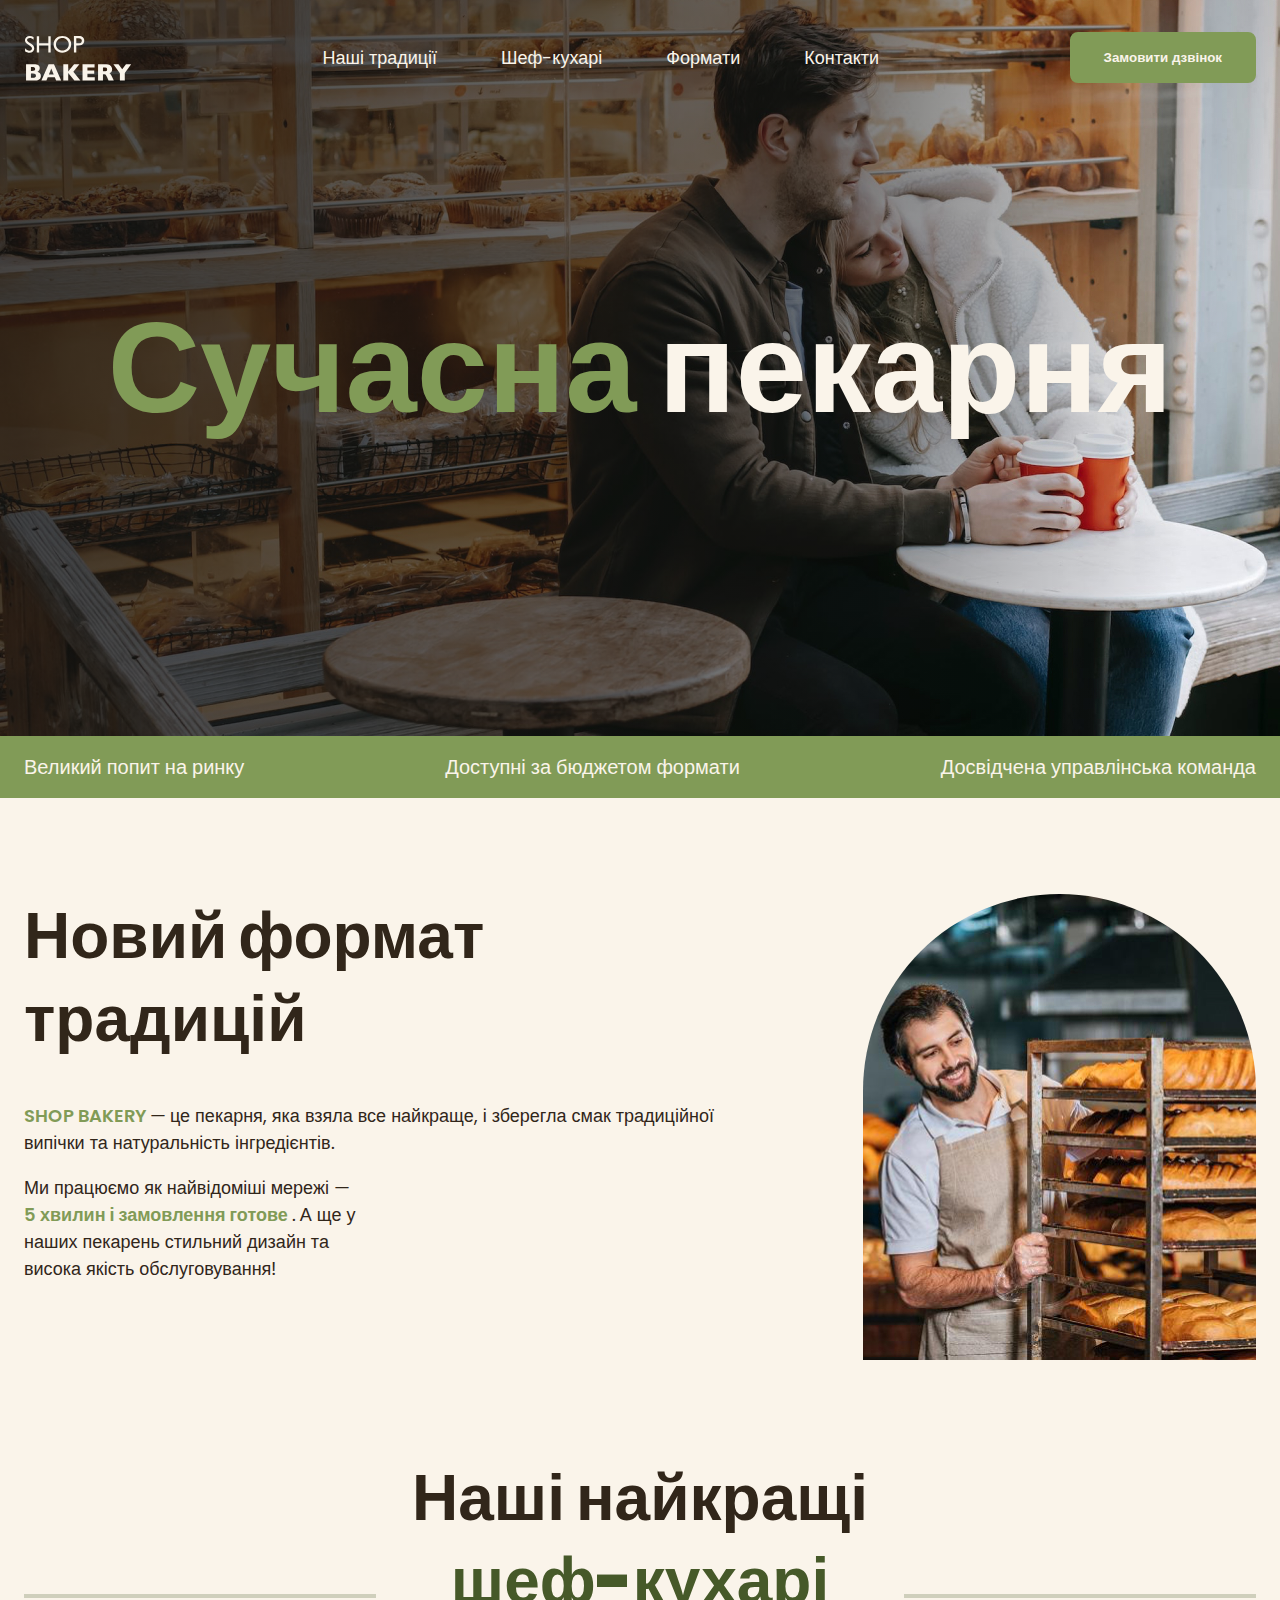
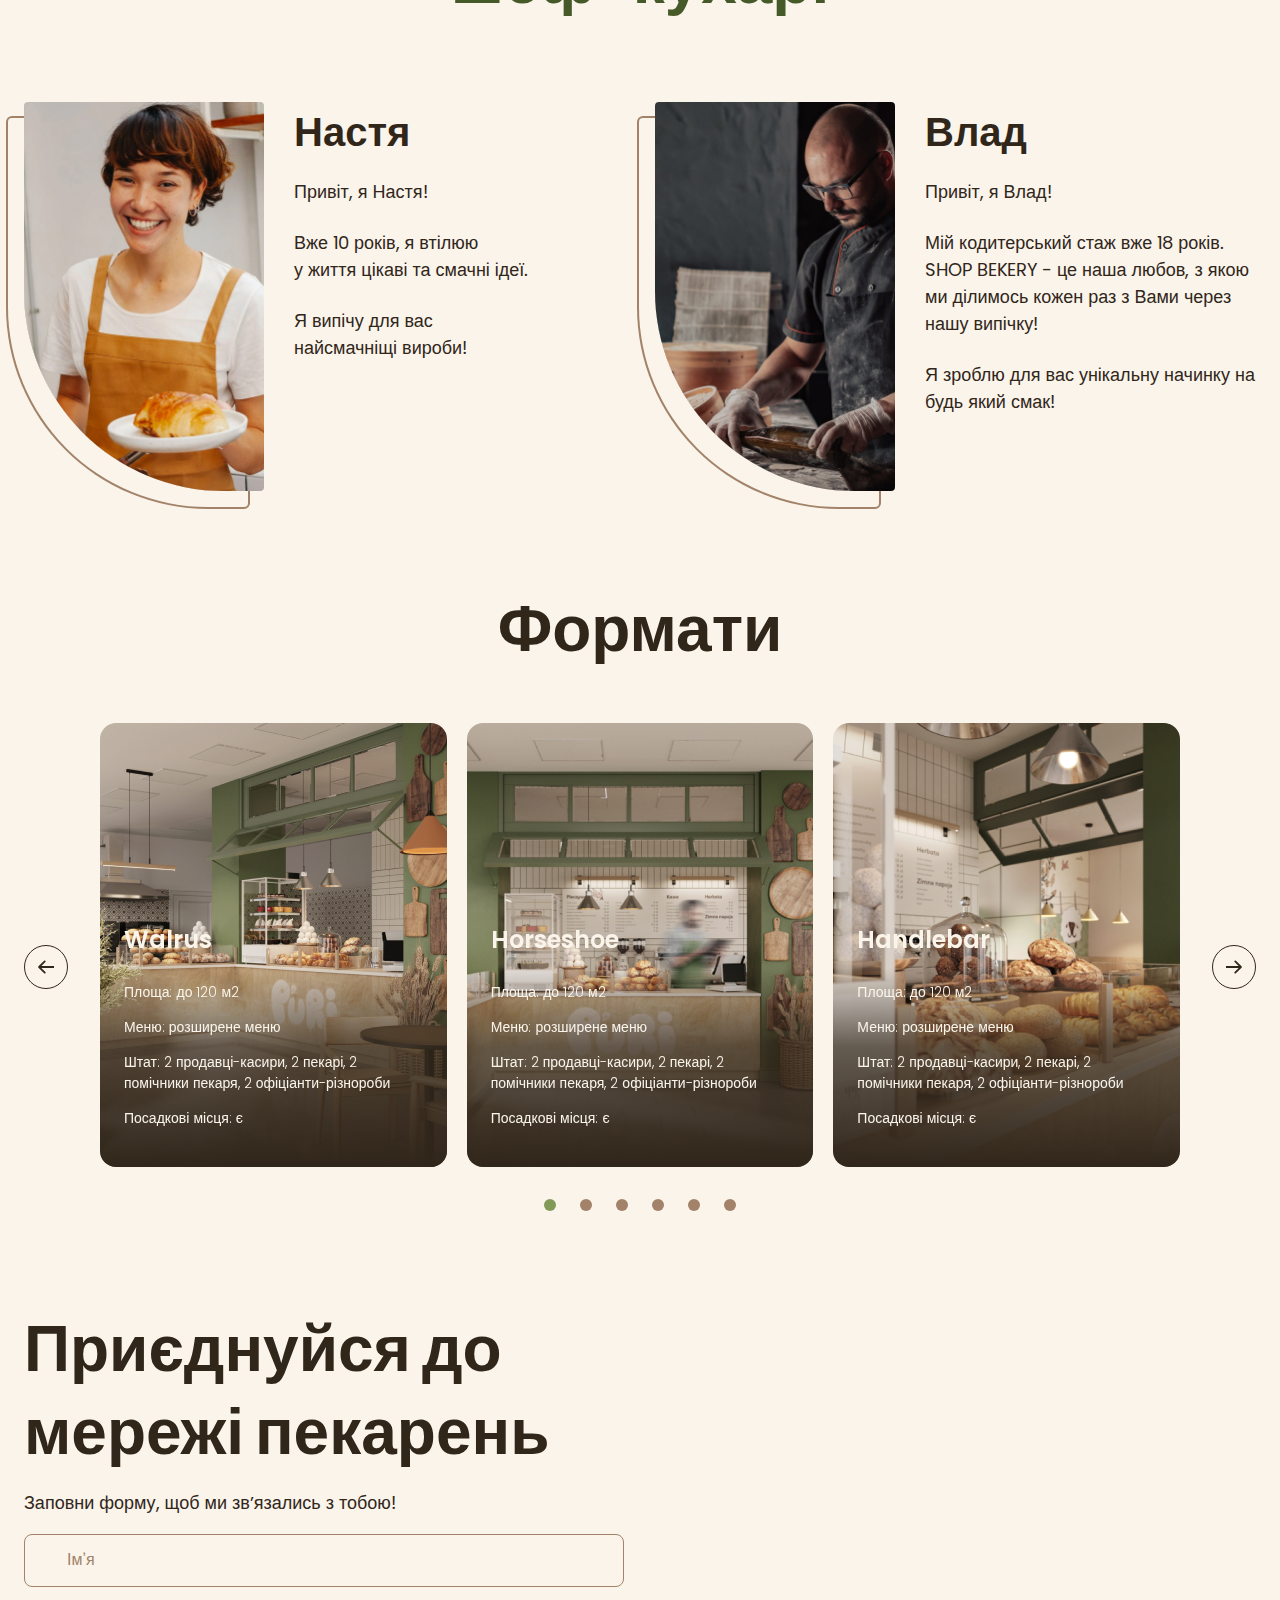
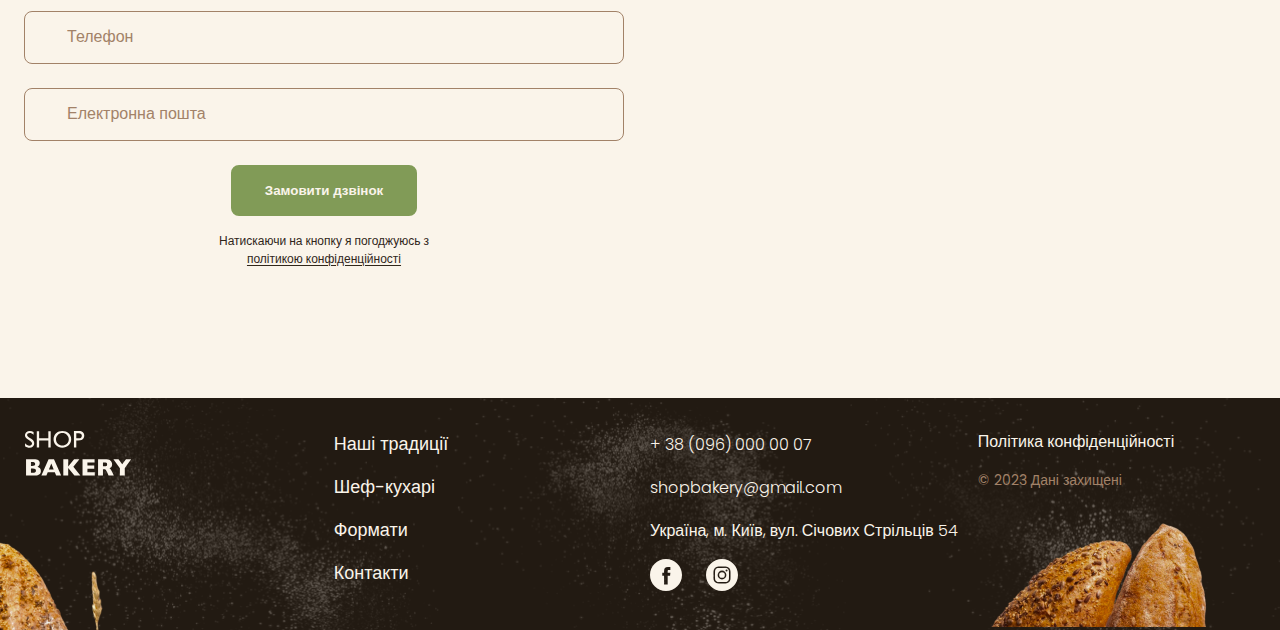
<file: index.html>
<!DOCTYPE html>
<html lang="uk">
  <head>
    <meta charset="UTF-8" />
    <meta http-equiv="X-UA-Compatible" content="IE=edge" />
    <meta name="viewport" content="width=device-width, initial-scale=1.0" />
    <title>Сучасна пекарня</title>
    <!-- Styles -->
    <link rel="stylesheet" href="./css/main.min.css" />
    <link
      rel="stylesheet"
      href="https://cdn.jsdelivr.net/npm/swiper@9/swiper-bundle.min.css"
    />
  </head>
  <body>
    <header class="header">
      <div class="container">
        <div class="header__container">
          <nav class="header__nav">
            <a href="/">
              <img src="./images/logo.svg" alt="Логотип сучасної пекарні" />
            </a>
            <ul class="header__menu">
              <li>
                <a class="link" href="#traditions-section">Наші традиції</a>
              </li>
              <li><a class="link" href="#chefs-section">Шеф-кухарі</a></li>
              <li><a class="link" href="#formats-section">Формати</a></li>
              <li><a class="link" href="#contact-section">Контакти</a></li>
            </ul>
          </nav>
          <button class="header__button button modal-btn-open" type="button">
            Замовити дзвінок
          </button>
          <button class="header__burger menu-btn-open" type="button">
            <svg width="24" height="24">
              <use href="./images/icons.svg#icon-menu"></use>
            </svg>
          </button>
          <div class="mobile-menu">
            <button class="mobile-menu__btn-close menu-btn-close" type="button">
              <svg width="24" height="24">
                <use href="./images/icons.svg#icon-close"></use>
              </svg>
            </button>
            <a class="mobile-menu__logo" href="/">
              <img
                src="./images/logo-dark.svg"
                alt="Логотип сучасної пекарні"
              />
            </a>
            <ul class="mobile-menu__list">
              <li>
                <a class="mobile-menu__link" href="#traditions-section">
                  Наші традиції
                </a>
              </li>
              <li>
                <a class="mobile-menu__link" href="#chefs-section">
                  Шеф-кухарі
                </a>
              </li>
              <li>
                <a class="mobile-menu__link" href="#formats-section">Формати</a>
              </li> 
              <li>
                <a class="mobile-menu__link" href="#contact-section">
                  Контакти
                </a>
              </li>
            </ul>
          </div>
        </div>
      </div>
    </header>
    <main>
      <section class="hero-section">
        <div class="container">
          <h1 class="hero-section__title">
            <span class="text-brand">Сучасна</span> пекарня
          </h1>
          <button
            class="hero-section__button button modal-btn-open"
            type="button"
          >
            Замовити дзвінок
          </button>
        </div>
      </section>
      <section class="advantages-section">
        <div class="container">
          <h2 class="visually-hidden">Наші переваги</h2>
          <ul class="advantages-section__list">
            <li class="advantages-section__item">Великий попит на ринку</li>
            <li class="advantages-section__item">
              Доступні за бюджетом формати
            </li>
            <li class="advantages-section__item">
              Досвідчена управлінська команда
            </li>
          </ul>
        </div>
      </section>
      <section class="traditions-section section" id="traditions-section">
        <div class="container">
          <div class="traditions-section__container">
            <div class="traditions-section__content">
              <h2 class="traditions-section__title section__title">
                Новий формат традицій
              </h2>
              <p>
                <span class="text-brand text-bold text-uppercase">
                  shop bakery
                </span>
                — це пекарня, яка взяла все найкраще, і зберегла смак
                традиційної випічки та натуральність інгредієнтів.
              </p>
              <p
                class="traditions-section__text traditions-section__text--limited"
              >
                Ми працюємо як найвідоміші мережі —
                <span class="text-brand text-bold">
                  5 хвилин і замовлення готове
                </span>
                . А ще у наших пекарень стильний дизайн та висока якість
                обслуговування!
              </p>
            </div>
            <img
              class="traditions-section__image"
              srcset="./images/baker-man.jpg 1x, ./images/baker-man@2x.jpg 2x"
              src="./images/baker-man.jpg"
              alt="Чоловік пекар дивиться на батони із посмішкою"
            />
          </div>
        </div>
      </section>
      <section class="chefs-section section" id="chefs-section">
        <div class="container">
          <h2
            class="chefs-section__title section__title section__title--centered"
          >
            Наші найкращі <br />
            <span class="text-brand-dark">шеф-кухарі</span>
          </h2>
          <ul class="chefs-section__list">
            <li class="chefs-section__item">
              <article class="chef-card">
                <img
                  class="chef-card__photo"
                  src="./images/nastya-chef.jpg"
                  alt="Nastya chef"
                />
                <div>
                  <h3 class="chef-card__title">Настя</h3>
                  <p class="chef-card__text">Привіт, я Настя!</p>
                  <p class="chef-card__text">
                    Вже 10 років, я втілюю <br />
                    у життя цікаві та смачні ідеї.
                  </p>
                  <p class="chef-card__text">
                    Я випічу для вас <br />
                    найсмачніщі вироби!
                  </p>
                </div>
              </article>
            </li>
            <li class="chefs-section__item">
              <article class="chef-card">
                <img
                  class="chef-card__photo"
                  src="./images/vlad-chef.jpg"
                  alt="Vlad chef"
                />
                <div>
                  <h3 class="chef-card__title">Влад</h3>
                  <p class="chef-card__text">Привіт, я Влад!</p>
                  <p class="chef-card__text">
                    Мій кодитерський стаж вже 18 років. SHOP BEKERY - це наша
                    любов, з якою ми ділимось кожен раз з Вами через нашу
                    випічку!
                  </p>
                  <p class="chef-card__text">
                    Я зроблю для вас унікальну начинку на будь який смак!
                  </p>
                </div>
              </article>
            </li>
          </ul>
        </div>
      </section>
      <section class="formats-section section" id="formats-section">
        <div class="container">
          <h2
            class="formats-section__title section__title section__title--centered"
          >
            Формати
          </h2>
          <div class="formats-section__slider">
            <button
              class="formats-section__button carousel-button prev"
              type="button"
            >
              <svg width="16" height="16">
                <use href="./images/icons.svg#icon-arrow"></use>
              </svg>
            </button>
            <div class="formats-section__container swiper-container">
              <ul class="formats-section__list swiper-wrapper">
                <li class="swiper-slide">
                  <article class="format-card">
                    <img
                      class="format-card__image"
                      src="./images/walrus-format.jpg"
                      alt="Walrus format"
                    />
                    <h3 class="format-card__title" lang="en">Walrus</h3>
                    <div class="format-card__text">
                      <p>Площа: до 120 м2</p>
                      <p>Меню: розширене меню</p>
                      <p>
                        Штат: 2 продавці-касири, 2 пекарі, 2 помічники пекаря, 2
                        офіціанти-різнороби
                      </p>
                      <p>Посадкові місця: є</p>
                    </div>
                  </article>
                </li>
                <li class="swiper-slide">
                  <article class="format-card">
                    <img
                      class="format-card__image"
                      src="./images/horseshoe-format.jpg"
                      alt="Horseshoe format"
                    />
                    <h3 class="format-card__title" lang="en">Horseshoe</h3>
                    <div class="format-card__text">
                      <p>Площа: до 120 м2</p>
                      <p>Меню: розширене меню</p>
                      <p>
                        Штат: 2 продавці-касири, 2 пекарі, 2 помічники пекаря, 2
                        офіціанти-різнороби
                      </p>
                      <p>Посадкові місця: є</p>
                    </div>
                  </article>
                </li>
                <li class="swiper-slide">
                  <article class="format-card">
                    <img
                      class="format-card__image"
                      src="./images/handlebar-format.jpg"
                      alt="Handlebar format"
                    />
                    <h3 class="format-card__title" lang="en">Handlebar</h3>
                    <div class="format-card__text">
                      <p>Площа: до 120 м2</p>
                      <p>Меню: розширене меню</p>
                      <p>
                        Штат: 2 продавці-касири, 2 пекарі, 2 помічники пекаря, 2
                        офіціанти-різнороби
                      </p>
                      <p>Посадкові місця: є</p>
                    </div>
                  </article>
                </li>
                <li class="swiper-slide">
                  <article class="format-card">
                    <img
                      class="format-card__image"
                      src="./images/walrus-format.jpg"
                      alt="Walrus format"
                    />
                    <h3 class="format-card__title" lang="en">Walrus</h3>
                    <div class="format-card__text">
                      <p>Площа: до 120 м2</p>
                      <p>Меню: розширене меню</p>
                      <p>
                        Штат: 2 продавці-касири, 2 пекарі, 2 помічники пекаря, 2
                        офіціанти-різнороби
                      </p>
                      <p>Посадкові місця: є</p>
                    </div>
                  </article>
                </li>
                <li class="swiper-slide">
                  <article class="format-card">
                    <img
                      class="format-card__image"
                      src="./images/horseshoe-format.jpg"
                      alt="Horseshoe format"
                    />
                    <h3 class="format-card__title" lang="en">Horseshoe</h3>
                    <div class="format-card__text">
                      <p>Площа: до 120 м2</p>
                      <p>Меню: розширене меню</p>
                      <p>
                        Штат: 2 продавці-касири, 2 пекарі, 2 помічники пекаря, 2
                        офіціанти-різнороби
                      </p>
                      <p>Посадкові місця: є</p>
                    </div>
                  </article>
                </li>
                <li class="swiper-slide">
                  <article class="format-card">
                    <img
                      class="format-card__image"
                      src="./images/handlebar-format.jpg"
                      alt="Handlebar format"
                    />
                    <h3 class="format-card__title" lang="en">Handlebar</h3>
                    <div class="format-card__text">
                      <p>Площа: до 120 м2</p>
                      <p>Меню: розширене меню</p>
                      <p>
                        Штат: 2 продавці-касири, 2 пекарі, 2 помічники пекаря, 2
                        офіціанти-різнороби
                      </p>
                      <p>Посадкові місця: є</p>
                    </div>
                  </article>
                </li>
              </ul>
              <div class="pagination">
                <span class="pagination__button"></span>
                <span class="pagination__button"></span>
                <span class="pagination__button"></span>
                <span class="pagination__button"></span>
              </div>
            </div>
            <button
              class="formats-section__button carousel-button next"
              type="button"
            >
              <svg width="16" height="16">
                <use href="./images/icons.svg#icon-arrow"></use>
              </svg>
            </button>
          </div>
        </div>
      </section>
      <section class="contact-section section" id="contact-section">
        <div class="container">
          <div class="contact-section__container">
            <div class="contact-section__form">
              <h2 class="contact-section__title section__title">
                Приєднуйся до мережі пекарень
              </h2>
              <p>Заповни форму, щоб ми звʼязались з тобою!</p>
              <form name="contact-form" autocomplete="off">
                <div class="contact-section__form-field input">
                  <label class="input__label visually-hidden" for="user-name">
                    Імʼя
                  </label>
                  <input
                    class="input__control"
                    type="text"
                    name="user-name"
                    id="user-name"
                    placeholder="Імʼя"
                    required
                  />
                </div>

                <div class="contact-section__form-field input">
                  <label class="input__label visually-hidden" for="user-tel">
                    Телефон
                  </label>
                  <input
                    class="input__control"
                    type="tel"
                    name="user-tel"
                    id="user-tel"
                    placeholder="Телефон"
                    pattern="^\+[0-9]{12}"
                    required
                  />
                </div>

                <div class="contact-section__form-field input">
                  <label class="input__label visually-hidden" for="user-email">
                    Електронна пошта
                  </label>
                  <input
                    class="input__control"
                    type="email"
                    name="user-email"
                    id="user-email"
                    placeholder="Електронна пошта"
                    required
                  />
                </div>

                <button class="contact-section__button button" type="submit">
                  Замовити дзвінок
                </button>
                <p class="form-terms">
                  Натискаючи на кнопку я погоджуюсь з
                  <a class="form-terms__link" href="#">
                    політикою конфіденційності
                  </a>
                </p>
              </form>
            </div>
            <iframe
              class="contact-section__map"
              src="https://www.google.com/maps/embed?pb=!1m18!1m12!1m3!1d2540.1638708344112!2d30.48904481563916!3d50.456673094797736!2m3!1f0!2f0!3f0!3m2!1i1024!2i768!4f13.1!3m3!1m2!1s0x40d4ce637bfe1717%3A0x5370c2254ad1b952!2z0YPQuy4g0KHQtdGH0LXQstGL0YUg0KHRgtGA0LXQu9GM0YbQvtCyLCA1NCwg0JrQuNC10LIsIDAyMDAw!5e0!3m2!1sru!2sua!4v1676051015463!5m2!1sru!2sua"
              allowfullscreen=""
              loading="lazy"
              referrerpolicy="no-referrer-when-downgrade"
            ></iframe>
          </div>
        </div>
      </section>
    </main>
    <footer class="footer">
      <div class="container">
        <div class="footer__container">
          <nav class="footer__nav">
            <div class="footer__logo">
              <a href="#">
                <img src="./images/logo.svg" alt="Логотип сучасної пекарні" />
              </a>
            </div>
            <ul class="footer__menu">
              <li><a class="link" href="#">Наші традиції</a></li>
              <li><a class="link" href="#">Шеф-кухарі</a></li>
              <li><a class="link" href="#">Формати</a></li>
              <li><a class="link" href="#">Контакти</a></li>
            </ul>
          </nav>
          <address class="footer__address">
            <div class="footer__contacts">
              <ul class="footer__address-list">
                <li>
                  <a class="footer__address-link" href="tel:+380960000007">
                    + 38 (096) 000 00 07
                  </a>
                </li>
                <li>
                  <a
                    class="footer__address-link"
                    href="mailto:shopbakery@gmail.com"
                  >
                    shopbakery@gmail.com
                  </a>
                </li>
                <li>
                  <a
                    class="footer__address-link"
                    href="https://goo.gl/maps/KpjmkaboxKH6DTnk9"
                    target="_blank"
                  >
                    Україна, м. Київ, вул. Січових Стрільців 54
                  </a>
                </li>
              </ul>
              <div class="footer__socials">
                <a href="#">
                  <svg class="footer__socials-icon" width="32" height="32">
                    <use href="./images/icons.svg#icon-facebook"></use>
                  </svg>
                </a>
                <a href="#">
                  <svg class="footer__socials-icon" width="32" height="32">
                    <use href="./images/icons.svg#icon-instagram"></use>
                  </svg>
                </a>
              </div>
            </div>

            <div class="footer__address-info">
              <a class="footer__address-link" href="#" target="_blank">
                Політика конфіденційності
              </a>
              <p class="footer__address-copyright">&copy; 2023 Дані захищені</p>
            </div>
          </address>
        </div>
      </div>
    </footer>

    <div class="backdrop is-hidden">
      <div class="modal">
        <button class="modal__btn-close modal-btn-close" type="button">
          <svg width="24" height="24">
            <use href="./images/icons.svg#icon-close"></use>
          </svg>
        </button>
        <h2 class="modal__title">Замовити дзвінок</h2>
        <p class="modal__text">
          Залишіть заявку та наш спеціаліст зв'яжеться з Вами!
        </p>
        <form name="modal-form" autocomplete="off">
          <div class="modal__form-field input">
            <label class="input__label visually-hidden" for="user-name">
              Імʼя
            </label>
            <input
              class="input__control"
              type="text"
              name="user-name"
              id="user-name"
              placeholder="Імʼя"
              required
            />
          </div>

          <div class="modal__form-field input">
            <label class="input__label visually-hidden" for="user-tel">
              Телефон
            </label>
            <input
              class="input__control"
              type="tel"
              name="user-tel"
              id="user-tel"
              placeholder="Телефон"
              pattern="^\+[0-9]{12}"
              required
            />
          </div>

          <div class="modal__form-field input">
            <label class="input__label visually-hidden" for="user-email">
              Електронна пошта
            </label>
            <input
              class="input__control"
              type="email"
              name="user-email"
              id="user-email"
              placeholder="Електронна пошта"
              required
            />
          </div>

          <button class="modal__button button" type="submit">
            Замовити дзвінок
          </button>
          <p class="form-terms">
            Натискаючи на кнопку я погоджуюсь з
            <a class="form-terms__link" href="#">політикою конфіденційності</a>
          </p>
        </form>
      </div>
    </div>

    <script src="https://cdn.jsdelivr.net/npm/swiper@9/swiper-bundle.min.js"></script>
    <script src="./js/formats-slider.js"></script>
    <script src="./js/mobile-menu.js"></script>
    <script src="./js/modal.js"></script>
  </body>
</html>
</file>
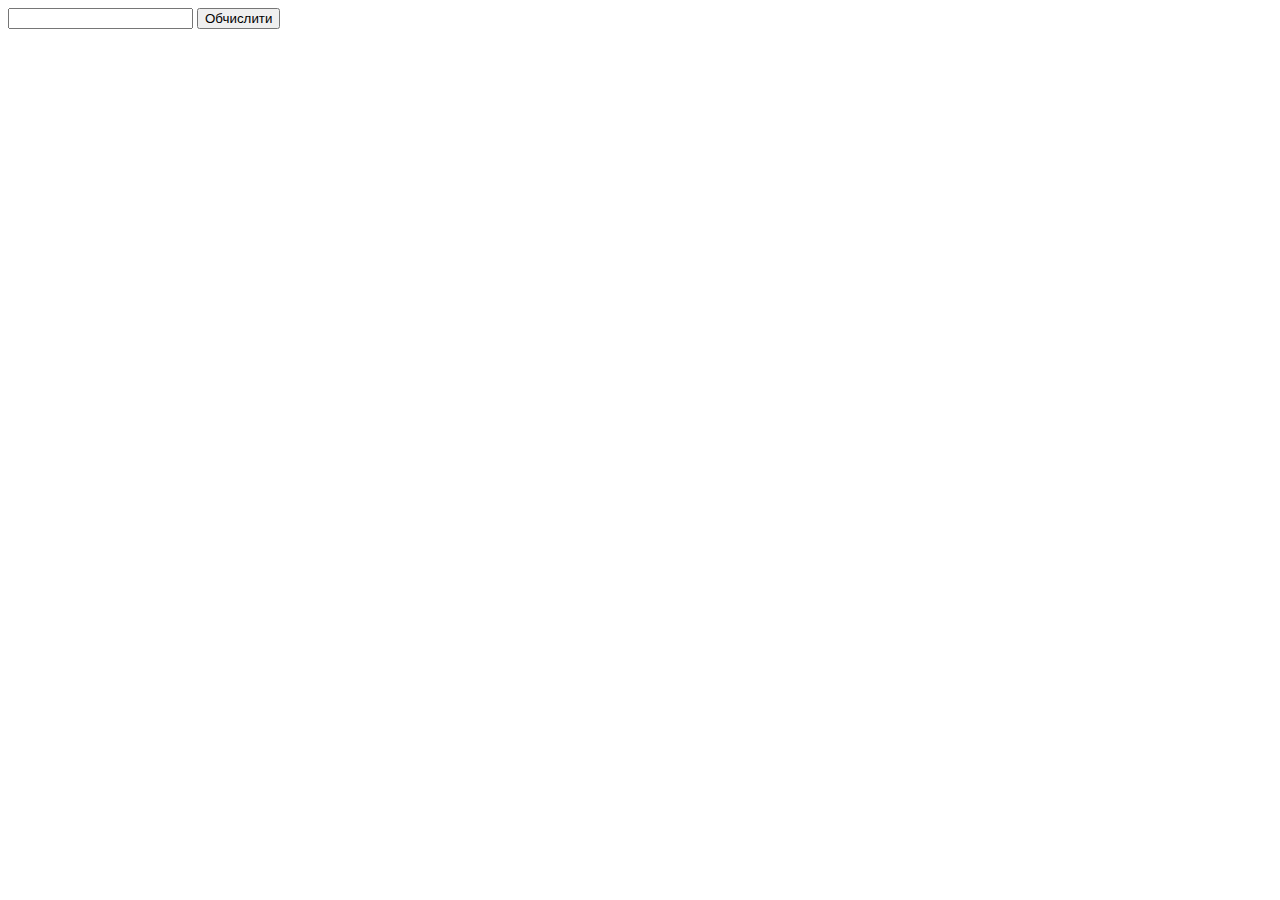
<file: lab22/index1.html>
<!DOCTYPE html>
<html lang="en">
<head>
    <meta charset="UTF-8">
    <meta name="viewport" content="width=device-width, initial-scale=1.0">
    <title>Document</title>
</head>
<body>
    <input type="number">
    <button onclick="fnc()">Обчислити</button>

    <script>
        function fnc(){
            let num = document.getElementsByTagName("input")[0].value
            alert(seconds(num))
        }
        function seconds(total){
            return total%60
        }
    </script>
</body>
</html>
</file>
<file: css/main.min.css>
@font-face{font-display:swap;font-family:"Poppins";font-weight:300;src:url("../fonts/poppins-v20-latin-300.woff2") format("woff2"),url("../fonts/poppins-v20-latin-300.woff") format("woff")}@font-face{font-display:swap;font-family:"Poppins";font-weight:400;src:url("../fonts/poppins-v20-latin-regular.woff2") format("woff2"),url("../fonts/poppins-v20-latin-regular.woff") format("woff")}@font-face{font-display:swap;font-family:"Poppins";font-weight:600;src:url("../fonts/poppins-v20-latin-600.woff2") format("woff2"),url("../fonts/poppins-v20-latin-600.woff") format("woff")}@font-face{font-display:swap;font-family:"Poppins";font-weight:900;src:url("../fonts/poppins-v20-latin-900.woff2") format("woff2"),url("../fonts/poppins-v20-latin-900.woff") format("woff")}:root{--color-primary-dark: #31261a;--color-primary-light: #faf4ea;--color-secondary-dark: #a28268;--color-brand-dark: #465929;--color-brand-normal: #819b57;--color-brand-light: #cfcfbc}*,*::before,*::after{-webkit-box-sizing:border-box;box-sizing:border-box}html{scroll-behavior:smooth}body{margin:0;color:var(--color-primary-dark);background-color:var(--color-primary-light);font-family:"Poppins",sans-serif;font-size:16px;font-weight:300;line-height:1.5}@media screen and (min-width: 768px){body{font-size:18px;font-weight:400}}h1,h2,h3,h4,h5,h6,p{margin-top:0}img{display:block;max-width:100%;height:auto;-o-object-fit:cover;object-fit:cover}a{display:inline-block}address{font-style:normal}ul{margin:0;padding:0;list-style-type:none}.text-brand{color:var(--color-brand-normal)}.text-brand-dark{color:var(--color-brand-dark)}.text-bold{font-weight:600}.text-uppercase{text-transform:uppercase}.visually-hidden{position:absolute;left:-10000px;top:auto;width:1px;height:1px;overflow:hidden}.is-scroll-disabled{overflow:hidden}.button{display:block;padding:10px 24px;color:var(--color-primary-light);font-weight:600;background-color:var(--color-brand-normal);border:2px solid var(--color-brand-normal);border-radius:8px;cursor:pointer}.button:hover{color:var(--color-brand-dark);background-color:var(--color-primary-light)}@media screen and (min-width: 768px){.button{padding:16px 32px}}.carousel-button{display:-webkit-box;display:-ms-flexbox;display:flex;-webkit-box-align:center;-ms-flex-align:center;align-items:center;-webkit-box-pack:center;-ms-flex-pack:center;justify-content:center;-ms-flex-negative:0;flex-shrink:0;width:44px;height:44px;padding:0;fill:var(--color-primary-dark);background-color:rgba(0,0,0,0);border-radius:50%;border:1px solid var(--color-primary-dark);cursor:pointer}.carousel-button:hover{background-color:var(--color-primary-dark);fill:var(--color-primary-light)}.carousel-button.next{-webkit-transform:rotate(180deg);transform:rotate(180deg)}.chef-card{display:-webkit-box;display:-ms-flexbox;display:flex;-webkit-box-align:start;-ms-flex-align:start;align-items:flex-start;gap:16px}@media screen and (min-width: 1280px){.chef-card{gap:30px}}.chef-card__photo{width:140px;border-radius:2px 2px 2px 116px;-webkit-box-shadow:-8px 8px 0 0 var(--color-primary-light),-8px 8px 0 2px var(--color-secondary-dark);box-shadow:-8px 8px 0 0 var(--color-primary-light),-8px 8px 0 2px var(--color-secondary-dark)}@media screen and (min-width: 1280px){.chef-card__photo{width:240px;border-radius:4px 4px 4px 200px;-webkit-box-shadow:-16px 16px 0 0 var(--color-primary-light),-16px 16px 0 2px var(--color-secondary-dark);box-shadow:-16px 16px 0 0 var(--color-primary-light),-16px 16px 0 2px var(--color-secondary-dark)}}.chef-card__title{margin-bottom:16px;font-size:24px;font-weight:600}@media screen and (min-width: 768px){.chef-card__title{font-size:40px}}.chef-card__text{font-size:14px;margin-bottom:24px}.chef-card__text:last-child{margin-bottom:0}@media screen and (min-width: 768px){.chef-card__text{font-size:18px}}.format-card{position:relative;display:-webkit-box;display:-ms-flexbox;display:flex;-webkit-box-orient:vertical;-webkit-box-direction:normal;-ms-flex-direction:column;flex-direction:column;-webkit-box-pack:end;-ms-flex-pack:end;justify-content:flex-end;height:444px;padding:24px;background-image:-webkit-gradient(linear, left top, left bottom, color-stop(55.21%, rgba(49, 38, 26, 0)), color-stop(72.92%, rgba(49, 38, 26, 0.71)), to(var(--color-primary-dark)));background-image:linear-gradient(180deg, rgba(49, 38, 26, 0) 55.21%, rgba(49, 38, 26, 0.71) 72.92%, var(--color-primary-dark) 100%);border-radius:16px;overflow:hidden}.format-card__image{position:absolute;z-index:-1;top:0;left:0;width:100%;height:100%}.format-card__title{font-size:24px;font-weight:600;color:var(--color-primary-light)}.format-card__text{font-size:14px;font-weight:300;color:var(--color-primary-light)}.input{position:relative}.input__label{position:absolute;top:16px;left:42px}.input__control{padding:8px 24px;width:100%;font-size:16px;line-height:1.17;border:1px solid var(--color-secondary-dark);border-radius:8px;background-color:rgba(0,0,0,0)}.input__control:focus{border-color:var(--color-brand-normal);outline:none}.input__control::-webkit-input-placeholder{color:var(--color-secondary-dark);font-size:16px;line-height:1.17}.input__control::-moz-placeholder{color:var(--color-secondary-dark);font-size:16px;line-height:1.17}.input__control:-ms-input-placeholder{color:var(--color-secondary-dark);font-size:16px;line-height:1.17}.input__control::-ms-input-placeholder{color:var(--color-secondary-dark);font-size:16px;line-height:1.17}.input__control::placeholder{color:var(--color-secondary-dark);font-size:16px;line-height:1.17}.input__control:focus::-webkit-input-placeholder{color:var(--color-primary-dark)}.input__control:focus::-moz-placeholder{color:var(--color-primary-dark)}.input__control:focus:-ms-input-placeholder{color:var(--color-primary-dark)}.input__control:focus::-ms-input-placeholder{color:var(--color-primary-dark)}.input__control:focus::placeholder{color:var(--color-primary-dark)}@media screen and (min-width: 768px){.input__control{padding:16px 42px}}.link{color:var(--color-primary-light);text-decoration:none;-webkit-transition:color .3s;transition:color .3s}.link:hover{color:var(--color-brand-normal)}.pagination{display:-webkit-box;display:-ms-flexbox;display:flex;-webkit-box-align:center;-ms-flex-align:center;align-items:center;-webkit-box-pack:center;-ms-flex-pack:center;justify-content:center;gap:24px}.pagination__button{width:12px;height:12px;padding:0;background-color:var(--color-secondary-dark);border-radius:50%}.pagination__button--active{background-color:var(--color-brand-normal)}.section{padding:20px 0}@media screen and (min-width: 768px){.section{padding:48px 0}}.section__title{font-size:32px;font-weight:900;line-height:1.5}@media screen and (min-width: 768px){.section__title{font-size:64px;line-height:1.3}}.section__title--centered{text-align:center}.advantages-section{padding:40px 0 20px}@media screen and (min-width: 768px){.advantages-section{padding:16px 0;background-color:var(--color-brand-normal)}}.advantages-section__list{display:-webkit-box;display:-ms-flexbox;display:flex;-webkit-box-orient:vertical;-webkit-box-direction:normal;-ms-flex-direction:column;flex-direction:column;gap:16px;padding:24px 40px;background-color:var(--color-brand-light);border-radius:24px}@media screen and (min-width: 768px){.advantages-section__list{-webkit-box-orient:horizontal;-webkit-box-direction:normal;-ms-flex-direction:row;flex-direction:row;-webkit-box-pack:justify;-ms-flex-pack:justify;justify-content:space-between;gap:40px;background-color:rgba(0,0,0,0);padding:0}}.advantages-section__item{font-size:14px;font-weight:300}@media screen and (min-width: 768px){.advantages-section__item{color:var(--color-primary-light);font-size:20px}}.chefs-section__title{position:relative;margin:0 auto 24px}@media screen and (min-width: 1280px){.chefs-section__title{margin-bottom:80px}}.chefs-section__title::before,.chefs-section__title::after{display:none;position:absolute;bottom:24px;width:352px;border:2px solid var(--color-brand-light);content:""}@media screen and (min-width: 1280px){.chefs-section__title::before,.chefs-section__title::after{display:block}}.chefs-section__title::before{left:0}.chefs-section__title::after{right:0}.chefs-section__list{display:-webkit-box;display:-ms-flexbox;display:flex;-webkit-box-orient:vertical;-webkit-box-direction:normal;-ms-flex-direction:column;flex-direction:column;-ms-flex-wrap:wrap;flex-wrap:wrap;gap:30px}@media screen and (min-width: 768px){.chefs-section__list{-webkit-box-orient:horizontal;-webkit-box-direction:normal;-ms-flex-direction:row;flex-direction:row;gap:40px 30px}}@media screen and (min-width: 768px){.chefs-section__item{-ms-flex-preferred-size:calc((100% - 30px)/2);flex-basis:calc((100% - 30px)/2)}}.contact-section{padding-bottom:0}@media screen and (min-width: 768px){.contact-section{padding-bottom:96px}}.contact-section__container{display:-webkit-box;display:-ms-flexbox;display:flex;-webkit-box-orient:vertical;-webkit-box-direction:normal;-ms-flex-direction:column;flex-direction:column;gap:24px}@media screen and (min-width: 768px){.contact-section__container{-webkit-box-orient:horizontal;-webkit-box-direction:normal;-ms-flex-direction:row;flex-direction:row;gap:32px}}.contact-section__title{margin-bottom:16px}.contact-section__form-field{margin-bottom:24px}.contact-section__button{display:block;margin:0 auto 16px}.contact-section__map{-ms-flex-negative:0;flex-shrink:0;height:176px;margin:0 -24px;border-radius:16px;border:none}@media screen and (min-width: 768px){.contact-section__map{margin:auto;width:320px;height:500px}}@media screen and (min-width: 1280px){.contact-section__map{width:600px;height:595px}}.container{width:100%;max-width:1288px;margin:0 auto;padding:0 24px}.footer{padding:32px 0;position:relative;background-color:var(--color-primary-dark);background-image:url("../images/footer-background.png");background-repeat:no-repeat;background-size:cover;background-position:center}.footer::before,.footer::after{position:absolute;bottom:0;background-repeat:no-repeat;content:""}.footer::before{width:100px;height:90px;right:0;background-image:url("../images/decor-bread-small-mobile.png")}@media screen and (min-width: 768px){.footer::before{left:0;right:auto;width:180px;height:120px;background-image:url("../images/decor-bread-small.png")}}.footer::after{width:85px;height:205px;top:0;left:0;background-image:url("../images/decor-bread-large-mobile.png")}@media screen and (min-width: 768px){.footer::after{right:0;top:auto;left:auto;width:380px;height:190px;background-image:url("../images/decor-bread-large.png")}}.footer__container{display:-webkit-box;display:-ms-flexbox;display:flex;-webkit-box-orient:vertical;-webkit-box-direction:normal;-ms-flex-direction:column;flex-direction:column;gap:20px}@media screen and (min-width: 768px){.footer__container{-webkit-box-orient:horizontal;-webkit-box-direction:normal;-ms-flex-direction:row;flex-direction:row}}.footer__nav,.footer__address{display:-webkit-box;display:-ms-flexbox;display:flex;-webkit-box-orient:vertical;-webkit-box-direction:normal;-ms-flex-direction:column;flex-direction:column;gap:20px;text-align:center}@media screen and (min-width: 768px){.footer__nav,.footer__address{-webkit-box-orient:horizontal;-webkit-box-direction:normal;-ms-flex-direction:row;flex-direction:row;-ms-flex-preferred-size:50%;flex-basis:50%;text-align:left}}.footer__logo{-webkit-box-flex:1;-ms-flex-positive:1;flex-grow:1}.footer__menu{display:-webkit-box;display:-ms-flexbox;display:flex;-webkit-box-orient:vertical;-webkit-box-direction:normal;-ms-flex-direction:column;flex-direction:column;-webkit-box-flex:1;-ms-flex-positive:1;flex-grow:1;gap:16px}.footer__address-list,.footer__address-info{display:-webkit-box;display:-ms-flexbox;display:flex;-webkit-box-orient:vertical;-webkit-box-direction:normal;-ms-flex-direction:column;flex-direction:column;-webkit-box-flex:1;-ms-flex-positive:1;flex-grow:1;gap:16px}.footer__address-list,.footer__address-info{-webkit-box-flex:1;-ms-flex-positive:1;flex-grow:1}.footer__address-link{color:var(--color-primary-light);font-size:16px;font-weight:300;text-decoration:none}.footer__address-link:hover{color:var(--color-brand-normal)}.footer__socials{display:-webkit-box;display:-ms-flexbox;display:flex;-webkit-box-pack:center;-ms-flex-pack:center;justify-content:center;gap:24px;margin-top:16px}@media screen and (min-width: 768px){.footer__socials{-webkit-box-pack:start;-ms-flex-pack:start;justify-content:flex-start}}.footer__socials-icon{fill:var(--color-primary-light)}.footer__socials-icon:hover{fill:var(--color-brand-normal)}.footer__address-copyright{color:var(--color-secondary-dark);font-size:14px}.form-terms{margin:0 auto;max-width:220px;font-weight:500;font-size:12px;line-height:1.5;text-align:center}.form-terms__link{color:var(--color-primary-dark);text-underline-offset:2px}.formats-section__slider{display:-webkit-box;display:-ms-flexbox;display:flex;-webkit-box-align:center;-ms-flex-align:center;align-items:center;gap:32px}.formats-section__container{overflow:hidden}.formats-section__list{margin-bottom:32px}.formats-section__button{display:none}@media screen and (min-width: 768px){.formats-section__button{display:-webkit-box;display:-ms-flexbox;display:flex}}.header{position:absolute;top:0;left:0;width:100%;padding-top:16px}@media screen and (min-width: 1280px){.header{padding-top:32px}}.header__container{display:-webkit-box;display:-ms-flexbox;display:flex;-webkit-box-align:center;-ms-flex-align:center;align-items:center;gap:40px}.header__nav{display:-webkit-box;display:-ms-flexbox;display:flex;-webkit-box-align:center;-ms-flex-align:center;align-items:center;-webkit-box-flex:1;-ms-flex-positive:1;flex-grow:1;gap:40px}.header__menu{display:none}@media screen and (min-width: 768px){.header__menu{display:-webkit-box;display:-ms-flexbox;display:flex;gap:64px;-webkit-box-flex:1;-ms-flex-positive:1;flex-grow:1;-webkit-box-pack:end;-ms-flex-pack:end;justify-content:flex-end}}@media screen and (min-width: 1280px){.header__menu{-webkit-box-pack:center;-ms-flex-pack:center;justify-content:center}}.header__button{display:none}@media screen and (min-width: 1280px){.header__button{display:block}}.header__burger{width:24px;height:24px;padding:0;background-color:rgba(0,0,0,0);border:none;fill:var(--color-primary-light)}@media screen and (min-width: 768px){.header__burger{display:none}}.hero-section{padding:124px 0;background-image:linear-gradient(102.76deg, rgba(18, 18, 17, 0.78) 2.03%, rgba(18, 18, 17, 0.6) 58.46%, rgba(18, 18, 17, 0) 90.36%),url("../images/hero-section-background.jpg");background-repeat:no-repeat;background-position:center top;background-size:cover}@media screen and (min-width: 768px){.hero-section{padding:272px 0}}@media screen and (min-device-pixel-ratio: 2),(-webkit-min-device-pixel-ratio: 2),(min-resolution: 192dpi),(min-resolution: 2dppx){.hero-section{background-image:linear-gradient(102.76deg, rgba(18, 18, 17, 0.78) 2.03%, rgba(18, 18, 17, 0.6) 58.46%, rgba(18, 18, 17, 0) 90.36%),url("../images/hero-section-background@2x.jpg")}}.hero-section__title{margin-bottom:48px;color:var(--color-primary-light);text-align:center;font-size:67px;line-height:1;font-weight:900}@media screen and (min-width: 1280px){.hero-section__title{margin-bottom:0;font-size:128px;line-height:1.5}}.hero-section__button{margin:0 auto}@media screen and (min-width: 1280px){.hero-section__button{display:none}}.mobile-menu{position:fixed;top:0;left:0;z-index:2;width:100%;height:100%;padding:16px 24px;background-color:var(--color-primary-light);-webkit-transform:translateX(100%);transform:translateX(100%);-webkit-transition:-webkit-transform .3s;transition:-webkit-transform .3s;transition:transform .3s;transition:transform .3s, -webkit-transform .3s}.mobile-menu::after{position:absolute;bottom:0;right:0;width:180px;height:240px;background-image:url("../../images/bread-circle-words.png");content:""}.mobile-menu.is-open{-webkit-transform:translateX(0);transform:translateX(0)}.mobile-menu__btn-close{position:absolute;top:16px;right:24px;display:-webkit-box;display:-ms-flexbox;display:flex;-webkit-box-align:center;-ms-flex-align:center;align-items:center;-webkit-box-pack:center;-ms-flex-pack:center;justify-content:center;padding:0;fill:rgba(0,0,0,0);stroke:var(--color-primary-dark);background-color:rgba(0,0,0,0);border:none;cursor:pointer}.mobile-menu__logo{margin-bottom:32px}.mobile-menu__list{display:-webkit-box;display:-ms-flexbox;display:flex;-webkit-box-orient:vertical;-webkit-box-direction:normal;-ms-flex-direction:column;flex-direction:column;gap:16px}.mobile-menu__link{color:var(--color-primary-dark);font-size:14px;line-height:1.5;text-decoration:none}.mobile-menu__link:hover{color:var(--color-brand-normal)}.backdrop{position:fixed;top:0;left:0;right:0;bottom:0;display:-webkit-box;display:-ms-flexbox;display:flex;-webkit-box-align:center;-ms-flex-align:center;align-items:center;-webkit-box-pack:center;-ms-flex-pack:center;justify-content:center;padding:20px;background-color:rgba(0,0,0,.5);-webkit-transition:opacity .3s,visibility .3s;transition:opacity .3s,visibility .3s}.backdrop.is-hidden{opacity:0;visibility:hidden;pointer-events:none}.modal{position:relative;width:100%;max-width:880px;height:100%;max-height:880px;padding:64px 48px;background-color:var(--color-primary-light);border-radius:32px;overflow-y:auto}@media screen and (min-width: 768px){.modal{padding:128px}}.modal__btn-close{position:absolute;top:40px;right:40px;display:-webkit-box;display:-ms-flexbox;display:flex;-webkit-box-align:center;-ms-flex-align:center;align-items:center;-webkit-box-pack:center;-ms-flex-pack:center;justify-content:center;padding:0;fill:rgba(0,0,0,0);stroke:var(--color-primary-dark);background-color:rgba(0,0,0,0);border:none;cursor:pointer}.modal__title{margin-bottom:8px;font-size:32px;font-weight:900;line-height:1.5;text-align:center}@media screen and (min-width: 768px){.modal__title{font-size:64px;line-height:1.3}}.modal__text{margin-bottom:40px;text-align:center}@media screen and (min-width: 768px){.modal__text{margin-bottom:72px}}.modal__form-field{margin-bottom:32px}.modal__button{margin:0 auto 24px}.traditions-section{padding-top:40px}@media screen and (min-width: 768px){.traditions-section{padding-top:96px}}.traditions-section__container{display:-webkit-box;display:-ms-flexbox;display:flex;-webkit-box-align:start;-ms-flex-align:start;align-items:flex-start;-webkit-box-pack:justify;-ms-flex-pack:justify;justify-content:space-between;gap:40px}.traditions-section__content{max-width:710px}.traditions-section__title{margin-bottom:42px}.traditions-section__text--limited{max-width:340px}.traditions-section__image{display:none;border-radius:400px 400px 0px 0px}@media screen and (min-width: 768px){.traditions-section__image{display:block}}/*# sourceMappingURL=main.min.css.map */
</file>
